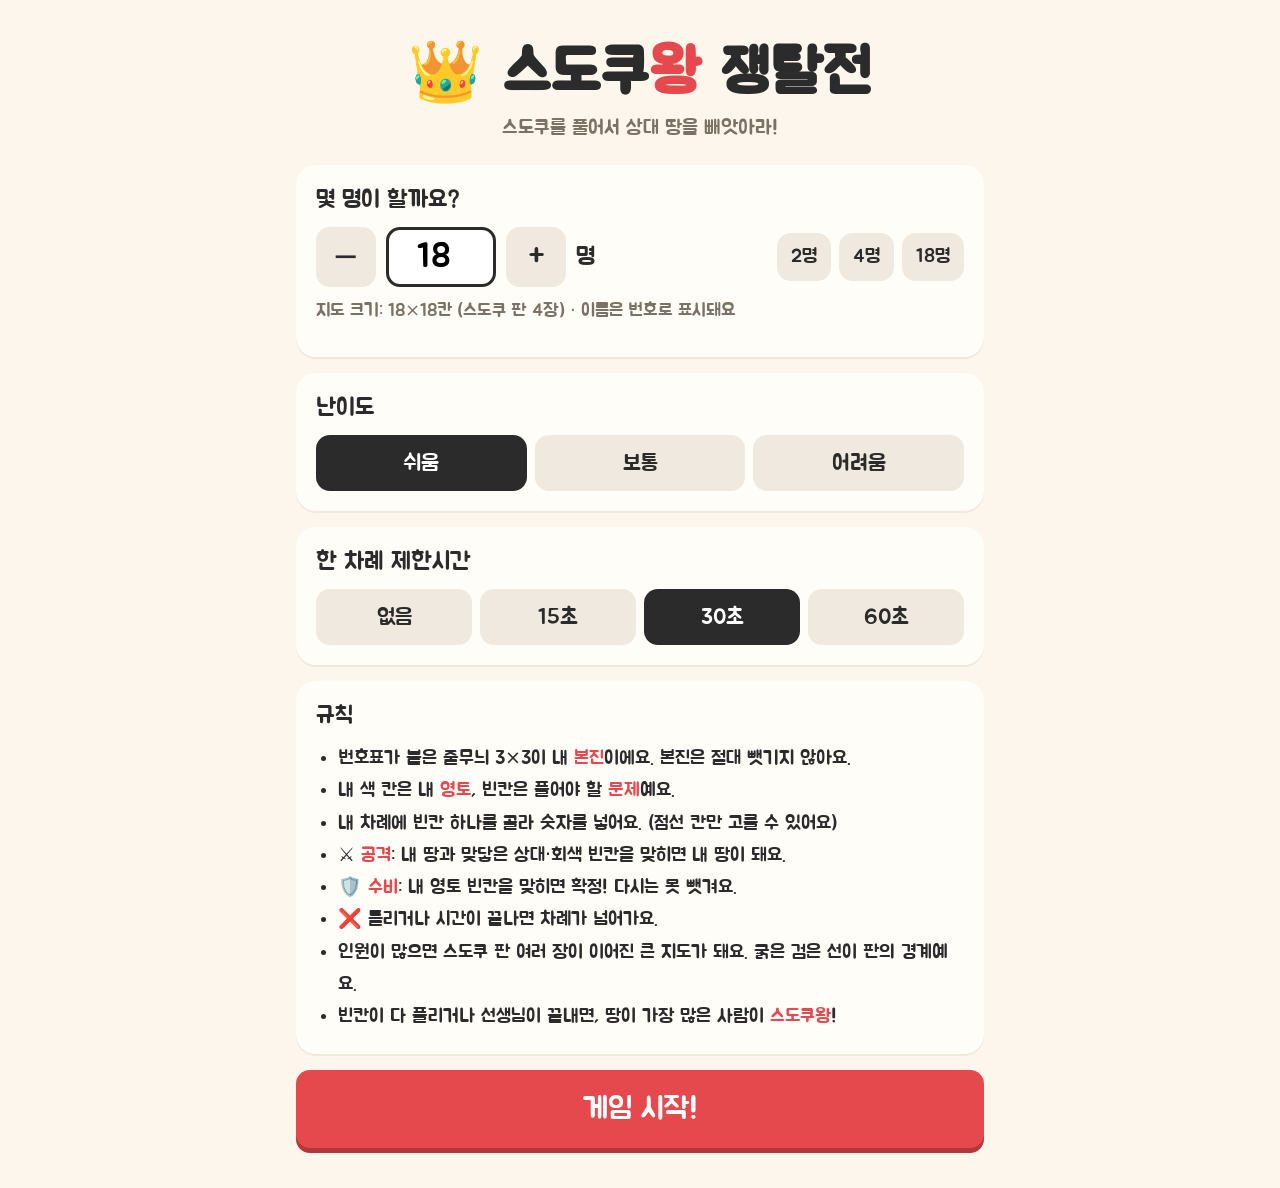
<file: 2026-11-07_스도쿠왕쟁탈전.html>
<!doctype html>
<html lang="ko">
<head>
<meta charset="utf-8">
<meta name="viewport" content="width=device-width,initial-scale=1">
<title>스도쿠왕 쟁탈전</title>
<link rel="preconnect" href="https://fonts.googleapis.com">
<link href="https://fonts.googleapis.com/css2?family=Jua&display=swap" rel="stylesheet">
<style>
  :root{
    --bg:#fdf6ec; --ink:#2b2b2b; --muted:#7a7266; --card:#fffdf8; --line:#c9c2b6; --thick:#3a342c;
    --neutral:#ece8df; --radius:14px;
  }
  *{box-sizing:border-box}
  body{margin:0;font-family:'Jua',system-ui,'Malgun Gothic',sans-serif;background:var(--bg);color:var(--ink);min-height:100vh}
  button{font-family:inherit;cursor:pointer;border:none;border-radius:var(--radius)}
  [hidden]{display:none!important}
  .dot{display:inline-block;width:20px;height:20px;border-radius:50%;flex-shrink:0;vertical-align:-3px}

  /* ---------- 시작 화면 ---------- */
  #setup{max-width:720px;margin:0 auto;padding:28px 16px 40px}
  h1{font-size:clamp(36px,7vw,60px);text-align:center;margin:8px 0 4px;letter-spacing:1px}
  h1 span{color:#e5484d}
  .sub{text-align:center;color:var(--muted);font-size:20px;margin:0 0 24px}
  .card{background:var(--card);border-radius:20px;padding:20px;margin-bottom:16px;box-shadow:0 2px 0 rgba(0,0,0,.06)}
  .card h2{margin:0 0 12px;font-size:24px;font-weight:normal}
  .seg{display:flex;gap:8px;flex-wrap:wrap}
  .seg button{flex:1;min-width:90px;padding:14px 10px;font-size:22px;background:#efe9df;color:var(--ink)}
  .seg button.on{background:var(--ink);color:#fff}
  .count{display:flex;align-items:center;gap:10px;flex-wrap:wrap}
  .count .step{width:60px;height:60px;font-size:32px;background:#efe9df;color:var(--ink)}
  .count input{width:110px;height:60px;font-family:inherit;font-size:34px;text-align:center;border:3px solid var(--ink);border-radius:var(--radius);background:#fff}
  .count .unit{font-size:24px}
  .count .quick{display:flex;gap:8px;margin-left:auto}
  .count .quick button{padding:12px 14px;font-size:19px;background:#efe9df;color:var(--ink)}
  .info{margin:12px 0 0;color:var(--muted);font-size:18px}
  .names{display:grid;grid-template-columns:repeat(auto-fit,minmax(150px,1fr));gap:10px;margin-top:14px}
  .names label{display:flex;align-items:center;gap:8px;padding:8px 10px;border-radius:12px;font-size:18px}
  .names input{flex:1;min-width:0;font-family:inherit;font-size:20px;border:2px solid transparent;border-radius:10px;padding:8px;background:#fff}
  .rules{margin:0;padding-left:22px;font-size:19px;line-height:1.7}
  .rules b{color:#e5484d;font-weight:normal}
  .start{display:block;width:100%;padding:20px;font-size:30px;background:#e5484d;color:#fff;box-shadow:0 5px 0 #b3363a}
  .start:active{transform:translateY(3px);box-shadow:0 2px 0 #b3363a}
  .loading{text-align:center;font-size:22px;color:var(--muted);margin-top:12px}

  /* ---------- 게임 화면 ---------- */
  #game{display:flex;gap:20px;padding:14px;justify-content:center;align-items:center;min-height:100vh}
  .board{--k:1;--bw:3px;display:grid;width:min(94vh,62vw);aspect-ratio:1;border:4px solid var(--thick);border-radius:10px;overflow:hidden;background:var(--thick);container-type:inline-size;flex-shrink:0}
  .cell{display:flex;align-items:center;justify-content:center;font-size:calc(7cqw / var(--k));background:var(--neutral);border-right:1px solid var(--line);border-bottom:1px solid var(--line);position:relative;user-select:none;transition:background .25s;min-width:0;min-height:0}
  .cell.br{border-right:var(--bw) solid var(--thick)}
  .cell.bb{border-bottom:var(--bw) solid var(--thick)}
  .cell.br9{border-right:5px solid #000}
  .cell.bb9{border-bottom:5px solid #000}
  .cell.given{color:#3a342c}
  .cell.solved{color:var(--pc)}
  .cell.base::after{content:'';position:absolute;inset:0;background:repeating-linear-gradient(45deg,rgba(255,255,255,0) 0 6px,rgba(255,255,255,.35) 6px 9px);pointer-events:none}
  .tag{position:absolute;top:1px;left:1px;z-index:3;font-size:max(10px,calc(2.6cqw / var(--k)));line-height:1.25;padding:0 .3em;border-radius:.4em;background:var(--pc);color:#fff;pointer-events:none}
  .cell.legal{cursor:pointer}
  .cell.legal::before{content:'';position:absolute;inset:8%;border:max(2px,calc(.5cqw / var(--k))) dashed var(--cur);border-radius:20%;opacity:.8}
  .cell.legal:hover::before{opacity:1;background:rgba(255,255,255,.45)}
  .cell.sel::before{content:'';position:absolute;inset:4%;border:max(3px,calc(.9cqw / var(--k))) solid var(--cur);border-radius:20%;background:rgba(255,255,255,.6);animation:pulse 1s infinite}
  @keyframes pulse{50%{transform:scale(.9)}}
  .cell.pop{animation:pop .5s}
  @keyframes pop{0%{transform:scale(1)}40%{transform:scale(1.35);z-index:4}100%{transform:scale(1)}}
  .cell.wrong{animation:shake .45s;background:#ffb3b3!important}
  @keyframes shake{20%,60%{transform:translateX(-5px)}40%,80%{transform:translateX(5px)}}

  .side{width:min(420px,34vw);display:flex;flex-direction:column;gap:12px}
  .turn{border-radius:18px;padding:12px 18px;color:#fff;background:var(--cur);font-size:30px;text-align:center}
  .turn small{display:block;font-size:17px;opacity:.95}
  .timer{height:12px;background:rgba(255,255,255,.35);border-radius:6px;margin-top:8px;overflow:hidden}
  .timer i{display:block;height:100%;background:#fff;width:100%}
  .scores{background:var(--card);border-radius:18px;padding:10px;display:grid;grid-template-columns:repeat(auto-fill,minmax(104px,1fr));gap:6px;max-height:30vh;overflow:auto}
  .chip{display:flex;align-items:center;gap:6px;font-size:18px;padding:5px 8px;border-radius:10px;background:#f5efe5;border:3px solid transparent;white-space:nowrap;overflow:hidden}
  .chip .dot{width:14px;height:14px}
  .chip .nm{flex:1;overflow:hidden;text-overflow:ellipsis}
  .chip.now{border-color:var(--cur);background:#fff}
  .pad{display:grid;grid-template-columns:repeat(3,1fr);gap:10px}
  .pad button{aspect-ratio:1.7;font-size:clamp(26px,3.2vw,40px);background:#fff;color:var(--ink);box-shadow:0 4px 0 #d8d0c3}
  .pad button:active{transform:translateY(3px);box-shadow:0 1px 0 #d8d0c3}
  .pad.off button{opacity:.35;pointer-events:none}
  .hint{text-align:center;font-size:19px;color:var(--muted);min-height:26px;margin:0}
  .row{display:flex;gap:8px}
  .row button{flex:1;padding:12px 6px;font-size:18px;background:#efe9df;color:var(--ink)}
  .left{font-size:18px;color:var(--muted);text-align:center}

  .toast{position:fixed;left:50%;top:22px;transform:translateX(-50%) translateY(calc(-100% - 40px));background:var(--ink);color:#fff;font-size:26px;padding:14px 26px;border-radius:999px;transition:transform .3s;z-index:20;max-width:92vw;text-align:center}
  .toast.show{transform:translateX(-50%) translateY(0)}

  /* ---------- 끝 화면 ---------- */
  #end{position:fixed;inset:0;background:rgba(40,34,26,.6);display:flex;align-items:center;justify-content:center;z-index:30;padding:16px}
  .endbox{background:var(--card);border-radius:24px;padding:24px 22px;width:min(560px,100%);max-height:94vh;display:flex;flex-direction:column;text-align:center}
  .crown{font-size:72px;line-height:1;animation:bounce 1.2s infinite}
  @keyframes bounce{50%{transform:translateY(-10px)}}
  .endbox h2{font-size:34px;margin:6px 0 14px;font-weight:normal}
  #ranks{overflow:auto;min-height:0}
  .rank{display:flex;align-items:center;gap:12px;font-size:22px;padding:8px 14px;border-radius:14px;margin-bottom:6px;background:#f5efe5;text-align:left}
  .rank b{font-weight:normal;width:44px}
  .rank span.nm{flex:1}
  .endbox .start{margin-top:14px;font-size:26px;padding:16px;flex-shrink:0}

  @media (max-width:900px), (orientation:portrait){
    #game{flex-direction:column;justify-content:flex-start}
    .board{width:min(96vw,62vh)}
    .side{width:min(96vw,620px)}
    .pad{grid-template-columns:repeat(9,1fr);gap:6px}
    .pad button{aspect-ratio:auto;padding:12px 0;font-size:26px}
  }
</style>
</head>
<body>

<div id="setup">
  <h1>👑 스도쿠<span>왕</span> 쟁탈전</h1>
  <p class="sub">스도쿠를 풀어서 상대 땅을 빼앗아라!</p>

  <div class="card">
    <h2>몇 명이 할까요?</h2>
    <div class="count">
      <button class="step" id="minus">−</button>
      <input id="nInput" type="number" min="2" max="100" value="18" inputmode="numeric">
      <button class="step" id="plus">+</button>
      <span class="unit">명</span>
      <div class="quick"><button data-v="2">2명</button><button data-v="4">4명</button><button data-v="18">18명</button></div>
    </div>
    <p class="info" id="mapInfo"></p>
    <div class="names" id="names"></div>
  </div>

  <div class="card">
    <h2>난이도</h2>
    <div class="seg" id="segDiff">
      <button data-v="easy" class="on">쉬움</button><button data-v="normal">보통</button><button data-v="hard">어려움</button>
    </div>
  </div>

  <div class="card">
    <h2>한 차례 제한시간</h2>
    <div class="seg" id="segTime">
      <button data-v="0">없음</button><button data-v="15">15초</button><button data-v="30" class="on">30초</button><button data-v="60">60초</button>
    </div>
  </div>

  <div class="card">
    <h2>규칙</h2>
    <ul class="rules">
      <li>번호표가 붙은 줄무늬 3×3이 내 <b>본진</b>이에요. 본진은 절대 뺏기지 않아요.</li>
      <li>내 색 칸은 내 <b>영토</b>, 빈칸은 풀어야 할 <b>문제</b>예요.</li>
      <li>내 차례에 빈칸 하나를 골라 숫자를 넣어요. (점선 칸만 고를 수 있어요)</li>
      <li>⚔️ <b>공격</b>: 내 땅과 맞닿은 상대·회색 빈칸을 맞히면 내 땅이 돼요.</li>
      <li>🛡️ <b>수비</b>: 내 영토 빈칸을 맞히면 확정! 다시는 못 뺏겨요.</li>
      <li>❌ 틀리거나 시간이 끝나면 차례가 넘어가요.</li>
      <li>인원이 많으면 스도쿠 판 여러 장이 이어진 큰 지도가 돼요. 굵은 검은 선이 판의 경계예요.</li>
      <li>빈칸이 다 풀리거나 선생님이 끝내면, 땅이 가장 많은 사람이 <b>스도쿠왕</b>!</li>
    </ul>
  </div>

  <button class="start" id="btnStart">게임 시작!</button>
  <p class="loading" id="loading" hidden>문제를 만드는 중이에요…</p>
</div>

<div id="game" hidden>
  <div class="board" id="board"></div>
  <div class="side">
    <div class="turn" id="turn"><span id="turnName"></span><small id="turnSub"></small><div class="timer" id="timerWrap"><i id="timerBar"></i></div></div>
    <p class="hint" id="hint"></p>
    <div class="pad off" id="pad"></div>
    <div class="scores" id="scores"></div>
    <div class="left" id="left"></div>
    <div class="row">
      <button id="btnPass">차례 넘기기</button>
      <button id="btnStop">여기서 끝내기</button>
      <button id="btnQuit">처음으로</button>
    </div>
  </div>
</div>

<div id="end" hidden>
  <div class="endbox">
    <div class="crown">👑</div>
    <h2 id="endTitle"></h2>
    <div id="ranks"></div>
    <button class="start" id="btnAgain">다시 하기</button>
  </div>
</div>

<div class="toast" id="toast"></div>

<script>
/* ===== 기본 설정 ===== */
const MIN_N = 2, MAX_N = 100;
// 4명까지는 잘 구별되는 기본 4색, 그 이상은 색상환을 고르게 나눠 자동으로 만든다
const BASIC = [
  {main:'#e5484d', tint:'#fbd5d5', base:'#f29a9c'},
  {main:'#3b82f6', tint:'#d3e3fd', base:'#93b8f7'},
  {main:'#16a34a', tint:'#cdeed8', base:'#86cf9f'},
  {main:'#f59e0b', tint:'#fde6bd', base:'#f7c562'},
];
function makeColors(n){
  if(n<=4) return BASIC.slice(0,n);
  return Array.from({length:n},(_,p)=>{
    const h = Math.round((p*137.508 + 8) % 360);
    const l = p%2 ? 38 : 46; // 이웃 번호끼리 밝기도 살짝 다르게
    return {main:`hsl(${h} 70% ${l}%)`, tint:`hsl(${h} 80% 89%)`, base:`hsl(${h} 70% 73%)`};
  });
}
// 본진 밖에 미리 보여 줄 숫자 비율 (정답이 하나뿐이 되도록 이보다 많아질 수 있음)
const KEEP = {easy:0.45, normal:0.32, hard:0.2};

const cfg = {n:18, diff:'easy', time:30, names:[]};
let S = null;      // 게임 상태
let timerId = null;
const $ = id => document.getElementById(id);
const nm = p => cfg.names[p] || `${p+1}번`;

// 인원에 맞는 지도 크기: 9×9 판을 K×K장 이어 붙임. 3×3 칸 수가 인원의 2배 이상이 되게.
const blocksFor = n => { let k=1; while((3*k)*(3*k) < 2*n) k++; return k; };

/* ===== 시작 화면 ===== */
function setN(v){
  v = Math.max(MIN_N, Math.min(MAX_N, Math.round(Number(v)||MIN_N)));
  cfg.n = v; $('nInput').value = v;
  const k = blocksFor(v);
  $('mapInfo').textContent = `지도 크기: ${9*k}×${9*k}칸 (스도쿠 판 ${k*k}장)` + (v>8 ? ' · 이름은 번호로 표시돼요' : '');
  drawNames();
}
$('minus').onclick = ()=>setN(cfg.n-1);
$('plus').onclick  = ()=>setN(cfg.n+1);
$('nInput').addEventListener('change', e=>setN(e.target.value));
document.querySelector('.quick').addEventListener('click', e=>{ const b=e.target.closest('button'); if(b) setN(b.dataset.v); });

function seg(id, key, cast){
  $(id).addEventListener('click', e=>{
    const b = e.target.closest('button'); if(!b) return;
    [...$(id).children].forEach(x=>x.classList.toggle('on', x===b));
    cfg[key] = cast(b.dataset.v);
  });
}
seg('segDiff','diff',String); seg('segTime','time',Number);

// 8명 이하일 때만 이름을 바꿀 수 있게 (많으면 번호로)
function drawNames(){
  $('names').innerHTML = '';
  if(cfg.n>8){ cfg.names=[]; return; }
  const cols = makeColors(cfg.n);
  for(let p=0;p<cfg.n;p++){
    const lab = document.createElement('label');
    lab.style.background = cols[p].tint;
    lab.innerHTML = `<span class="dot" style="background:${cols[p].main}"></span>`;
    const inp = document.createElement('input');
    inp.value = cfg.names[p] || `${p+1}번`; inp.maxLength = 8;
    cfg.names[p] = inp.value;
    inp.addEventListener('input', ()=>cfg.names[p] = inp.value.trim() || `${p+1}번`);
    lab.appendChild(inp);
    $('names').appendChild(lab);
  }
}
setN(cfg.n);

$('btnStart').onclick = ()=>{
  $('loading').hidden = false; $('btnStart').disabled = true;
  setTimeout(()=>{ newGame(); $('loading').hidden = true; $('btnStart').disabled = false; }, 30);
};
$('btnAgain').onclick = ()=>{ $('end').hidden = true; $('game').hidden = true; $('setup').hidden = false; };
$('btnQuit').onclick = ()=>{
  if(!confirm('게임을 그만두고 처음 화면으로 갈까요?')) return;
  stopTimer(); $('game').hidden = true; $('setup').hidden = false;
};
$('btnStop').onclick = ()=>{ if(S && !S.over && confirm('지금 땅 개수로 스도쿠왕을 정할까요?')) finish(); };
$('btnPass').onclick = ()=>{ if(S && !S.over){ toast(`⏭️ ${nm(S.cur)} 차례를 넘겼어요`); nextTurn(); } };

/* ===== 스도쿠 한 판(9×9) 만들기 ===== */
function candMask(g, i){
  const r=Math.floor(i/9), c=i%9; let used = 0;
  for(let k=0;k<9;k++){ used |= 1<<g[r*9+k]; used |= 1<<g[k*9+c]; }
  const br=r-r%3, bc=c-c%3;
  for(let a=0;a<3;a++) for(let b=0;b<3;b++) used |= 1<<g[(br+a)*9+bc+b];
  return (~used) & 0x3FE;
}
function shuffle(a){ for(let i=a.length-1;i>0;i--){ const j=Math.floor(Math.random()*(i+1)); [a[i],a[j]]=[a[j],a[i]]; } return a; }
function fillFull(g){
  const i = g.indexOf(0); if(i<0) return true;
  const m = candMask(g,i);
  for(const d of shuffle([1,2,3,4,5,6,7,8,9])){
    if(m & (1<<d)){ g[i]=d; if(fillFull(g)) return true; }
  }
  g[i]=0; return false;
}
// 답의 개수를 셈 (2개가 되면 멈춤)
function countSol(g){
  let best=-1, bestM=0, bestCnt=10;
  for(let i=0;i<81;i++){
    if(g[i]) continue;
    const m = candMask(g,i); let cnt=0;
    for(let d=1;d<=9;d++) if(m&(1<<d)) cnt++;
    if(cnt===0) return 0;
    if(cnt<bestCnt){ best=i; bestM=m; bestCnt=cnt; if(cnt===1) break; }
  }
  if(best<0) return 1;
  let total=0;
  for(let d=1;d<=9;d++){
    if(bestM&(1<<d)){ g[best]=d; total+=countSol(g); if(total>=2) break; }
  }
  g[best]=0; return total;
}
// 한 판 문제 만들기. keepLocal: 꼭 보여 줄 칸(본진). 결과: {sol, puz}
function makePuzzle(keepLocal){
  const sol = new Array(81).fill(0); fillFull(sol);
  const g = sol.slice();
  const others = shuffle([...Array(81).keys()].filter(i=>!keepLocal[i]));
  const target = Math.round(others.length*KEEP[cfg.diff]);
  let shown = others.length;
  for(const i of others){
    if(shown <= target) break;
    const t=g[i]; g[i]=0;
    if(countSol(g.slice())===1) shown--; else g[i]=t;
  }
  return {sol, puz:g};
}

/* ===== 본진 자리 정하기 ===== */
// 3×3 칸들을 체스판처럼 번갈아 고른 후보 중에서, 서로 최대한 멀리 떨어지게 n개를 고른다
function placeBases(n, B){
  const cands = [];
  for(let by=0;by<B;by++) for(let bx=0;bx<B;bx++) if((bx+by)%2===0) cands.push([bx,by]);
  const chosen=[cands[0]], used=new Set([0]);
  const dist=(a,b)=>Math.abs(a[0]-b[0])+Math.abs(a[1]-b[1]);
  while(chosen.length<n){
    let best=-1, bestD=-1, bestSum=-1;
    cands.forEach((c,ci)=>{
      if(used.has(ci)) return;
      let md=1e9, sum=0; for(const s of chosen){ const d=dist(c,s); md=Math.min(md,d); sum+=d; }
      if(md>bestD || (md===bestD && sum>bestSum)){ best=ci; bestD=md; bestSum=sum; }
    });
    used.add(best); chosen.push(cands[best]);
  }
  // 번호는 왼쪽 위부터 읽는 순서대로
  return chosen.sort((a,b)=>a[1]-b[1] || a[0]-b[0]);
}

/* ===== 새 게임 ===== */
function newGame(){
  const n=cfg.n, K=blocksFor(n), B=3*K, W=9*K, C=W*W;
  const colors = makeColors(n);
  const bases = placeBases(n, B);
  const owner = new Array(C).fill(-1), base = new Array(C).fill(false), tagAt = new Map();

  bases.forEach(([bx,by],p)=>{
    for(let a=0;a<3;a++) for(let b=0;b<3;b++){ const i=(by*3+a)*W + bx*3+b; owner[i]=p; base[i]=true; }
    tagAt.set((by*3)*W + bx*3, p);
  });
  // 영토: 가장 가까운 본진 주인 (거리가 같거나 너무 멀면 중립)
  const REACH = 2, dist = new Array(C).fill(0);
  for(let i=0;i<C;i++){
    if(base[i]) continue;
    const r=Math.floor(i/W), c=i%W; let best=1e9, who=-1;
    bases.forEach(([bx,by],p)=>{
      const r0=by*3, c0=bx*3;
      const d = Math.max(0,r0-r,r-(r0+2)) + Math.max(0,c0-c,c-(c0+2));
      if(d<best){ best=d; who=p; } else if(d===best) who=-1;
    });
    // 본진에서 2칸 넘게 떨어진 곳은 중립: 인원이 애매해도 시작 땅이 고르게
    owner[i] = best<=REACH ? who : -1;
    dist[i] = best;
  }
  // 모두 같은 칸 수로 시작: 가장 적은 사람에 맞춰, 많은 사람은 먼 칸부터 중립으로 돌린다
  const mine = Array.from({length:n},()=>[]);
  for(let i=0;i<C;i++) if(owner[i]>=0 && !base[i]) mine[owner[i]].push(i);
  const fair = Math.min(...mine.map(a=>a.length));
  mine.forEach(list=>{
    shuffle(list).sort((a,b)=>dist[b]-dist[a]);
    list.slice(0, list.length-fair).forEach(i=>owner[i]=-1);
  });
  // 9×9 판마다 따로 문제를 만든다
  const sol=new Array(C), shown=new Array(C);
  for(let BY=0;BY<K;BY++) for(let BX=0;BX<K;BX++){
    const g2l = (r,c)=>(BY*9+r)*W + BX*9+c;
    const keep = Array.from({length:81},(_,j)=>base[g2l(Math.floor(j/9), j%9)]);
    const {sol:s, puz} = makePuzzle(keep);
    for(let j=0;j<81;j++){ const i=g2l(Math.floor(j/9), j%9); sol[i]=s[j]; shown[i]=puz[j]!==0; }
  }

  S = { n, K, W, C, colors, sol, owner, base, tagAt, shown, given: shown.slice(),
        cur:0, sel:-1, over:false, stat: Array.from({length:n},()=>({atk:0,def:0,miss:0})) };
  buildBoard(); buildPad();
  $('setup').hidden = true; $('end').hidden = true; $('game').hidden = false;
  startTurn();
}

/* ===== 판 그리기 ===== */
function buildBoard(){
  const bd=$('board'), W=S.W; bd.innerHTML='';
  bd.style.gridTemplateColumns = `repeat(${W},1fr)`;
  bd.style.setProperty('--k', S.K);
  bd.style.setProperty('--bw', S.K===1 ? '3px' : '2px');
  const frag = document.createDocumentFragment();
  for(let i=0;i<S.C;i++){
    const d=document.createElement('div'), r=Math.floor(i/W), c=i%W;
    d.className='cell';
    if(c<W-1){ if(c%9===8) d.classList.add('br9'); else if(c%3===2) d.classList.add('br'); } else d.style.borderRight='none';
    if(r<W-1){ if(r%9===8) d.classList.add('bb9'); else if(r%3===2) d.classList.add('bb'); } else d.style.borderBottom='none';
    d.innerHTML = '<span class="v"></span>';
    if(S.tagAt.has(i)){ const p=S.tagAt.get(i); d.insertAdjacentHTML('beforeend', `<span class="tag" style="--pc:${S.colors[p].main}">${p+1}</span>`); }
    d.onclick = ()=>pick(i);
    frag.appendChild(d);
  }
  bd.appendChild(frag);
}
function buildPad(){
  const pad=$('pad'); pad.innerHTML='';
  for(let d=1;d<=9;d++){ const b=document.createElement('button'); b.textContent=d; b.onclick=()=>answer(d); pad.appendChild(b); }
}

const neighbors = i => { const W=S.W, r=Math.floor(i/W), c=i%W, o=[]; if(r>0)o.push(i-W); if(r<W-1)o.push(i+W); if(c>0)o.push(i-1); if(c<W-1)o.push(i+1); return o; };
function legal(p,i){
  if(S.shown[i]) return false;
  if(S.owner[i]===p) return true;
  return neighbors(i).some(j=>S.owner[j]===p);
}
function hasMove(p){ for(let i=0;i<S.C;i++) if(legal(p,i)) return true; return false; }
const blanks = () => S.shown.filter(x=>!x).length;
const counts = () => { const c=new Array(S.n).fill(0); S.owner.forEach(o=>{ if(o>=0) c[o]++; }); return c; };
const esc = s => String(s).replace(/[&<>"]/g, ch=>({'&':'&amp;','<':'&lt;','>':'&gt;','"':'&quot;'}[ch]));
const dotHtml = p => `<span class="dot" style="background:${S.colors[p].main}"></span>`;

function render(){
  const cells=$('board').children, P=S.colors[S.cur];
  document.documentElement.style.setProperty('--cur', P.main);
  for(let i=0;i<S.C;i++){
    const d=cells[i], o=S.owner[i];
    d.style.background = o<0 ? '' : (S.base[i] ? S.colors[o].base : S.colors[o].tint);
    d.style.setProperty('--pc', o<0 ? '#3a342c' : S.colors[o].main);
    d.firstChild.textContent = S.shown[i] ? S.sol[i] : '';
    d.classList.toggle('base', S.base[i]);
    d.classList.toggle('given', S.given[i]);
    d.classList.toggle('solved', S.shown[i] && !S.given[i]);
    d.classList.toggle('legal', !S.over && i!==S.sel && legal(S.cur,i));
    d.classList.toggle('sel', i===S.sel);
  }
  $('turnName').innerHTML = `${esc(nm(S.cur))} 차례`;
  $('pad').classList.toggle('off', S.sel<0);
  if(S.sel<0) $('hint').textContent = '점선 칸 하나를 골라요';
  else {
    const o=S.owner[S.sel];
    $('hint').textContent = o===S.cur ? '🛡️ 수비! 알맞은 숫자를 눌러요' : (o<0 ? '⚔️ 빈 땅 차지! 숫자를 눌러요' : `⚔️ ${nm(o)} 땅 공격! 숫자를 눌러요`);
  }
  const c = counts();
  $('scores').innerHTML = c.map((v,p)=>`<div class="chip ${p===S.cur?'now':''}" data-p="${p}">${dotHtml(p)}<span class="nm">${esc(nm(p))}</span><span>${v}</span></div>`).join('');
  const now = $('scores').querySelector('.now'); if(now) now.scrollIntoView({block:'nearest'});
  $('left').textContent = `남은 문제 ${blanks()}칸`;
}

/* ===== 차례 진행 ===== */
function startTurn(){
  S.sel=-1;
  $('turnSub').textContent = cfg.time ? '' : '시간 제한 없음';
  render(); startTimer();
}
function nextTurn(){
  stopTimer();
  if(S.over) return;
  if(blanks()===0) return finish();
  for(let k=1;k<=S.n;k++){
    const p=(S.cur+k)%S.n;
    if(hasMove(p)){ S.cur=p; return startTurn(); }
  }
  finish(); // 아무도 둘 곳이 없음
}
function pick(i){
  if(S.over || !legal(S.cur,i)) return;
  S.sel = (S.sel===i) ? -1 : i; render();
}
function answer(d){
  if(S.over || S.sel<0) return;
  const i=S.sel, me=S.cur, prev=S.owner[i], cell=$('board').children[i];
  stopTimer();
  if(d===S.sol[i]){
    S.shown[i]=true; S.owner[i]=me; S.sel=-1;
    if(prev===me){ S.stat[me].def++; toast(`🛡️ 수비 성공! 이 칸은 이제 안전해요`); }
    else if(prev<0){ S.stat[me].atk++; toast(`🚩 ${nm(me)}, 빈 땅을 차지했어요!`); }
    else { S.stat[me].atk++; toast(`⚔️ ${nm(me)}이(가) ${nm(prev)} 땅을 빼앗았어요!`); }
    render(); cell.classList.remove('pop'); void cell.offsetWidth; cell.classList.add('pop');
    setTimeout(nextTurn, 700);
  } else {
    S.stat[me].miss++; S.sel=-1;
    toast(`❌ 틀렸어요! 차례가 넘어가요`);
    cell.classList.remove('wrong'); void cell.offsetWidth; cell.classList.add('wrong');
    render(); setTimeout(()=>{ cell.classList.remove('wrong'); nextTurn(); }, 800);
  }
}

/* ===== 타이머 ===== */
function startTimer(){
  stopTimer();
  $('timerWrap').hidden = !cfg.time;
  if(!cfg.time) return;
  const end = Date.now()+cfg.time*1000;
  timerId = setInterval(()=>{
    const left = end-Date.now();
    $('timerBar').style.width = Math.max(0,left/(cfg.time*1000)*100)+'%';
    $('turnSub').textContent = `남은 시간 ${Math.max(0,Math.ceil(left/1000))}초`;
    if(left<=0){ stopTimer(); toast(`⏰ 시간 끝! 차례가 넘어가요`); nextTurn(); }
  }, 100);
}
function stopTimer(){ if(timerId){ clearInterval(timerId); timerId=null; } }

/* ===== 끝 ===== */
function finish(){
  S.over=true; stopTimer(); render();
  const c=counts();
  const order=[...Array(S.n).keys()].sort((a,b)=>c[b]-c[a] || a-b);
  const top=c[order[0]], kings=order.filter(p=>c[p]===top);
  $('endTitle').textContent = kings.length>1 ? `공동 스도쿠왕: ${kings.map(nm).join(', ')}` : `스도쿠왕은 ${nm(kings[0])}!`;
  let rank=0;
  $('ranks').innerHTML = order.map((p,k)=>{
    if(k===0 || c[p]!==c[order[k-1]]) rank=k+1; // 같은 점수는 같은 등수
    const label = ['','🥇','🥈','🥉'][rank] || `${rank}위`;
    return `<div class="rank"><b>${label}</b>${dotHtml(p)}<span class="nm">${esc(nm(p))}</span><span>${c[p]}칸 · ⚔️${S.stat[p].atk} 🛡️${S.stat[p].def}</span></div>`;
  }).join('');
  setTimeout(()=>{ $('end').hidden=false; $('ranks').scrollTop=0; }, 600);
}

/* ===== 알림 ===== */
let toastT=null;
function toast(msg){
  const t=$('toast'); t.textContent=msg; t.classList.add('show');
  clearTimeout(toastT); toastT=setTimeout(()=>t.classList.remove('show'), 1800);
}

/* ===== 키보드 ===== */
document.addEventListener('keydown', e=>{
  if(!S || S.over || $('game').hidden) return;
  if(/^[1-9]$/.test(e.key)) answer(Number(e.key));
  if(e.key==='Escape'){ S.sel=-1; render(); }
});
</script>
</body>
</html>
</file>
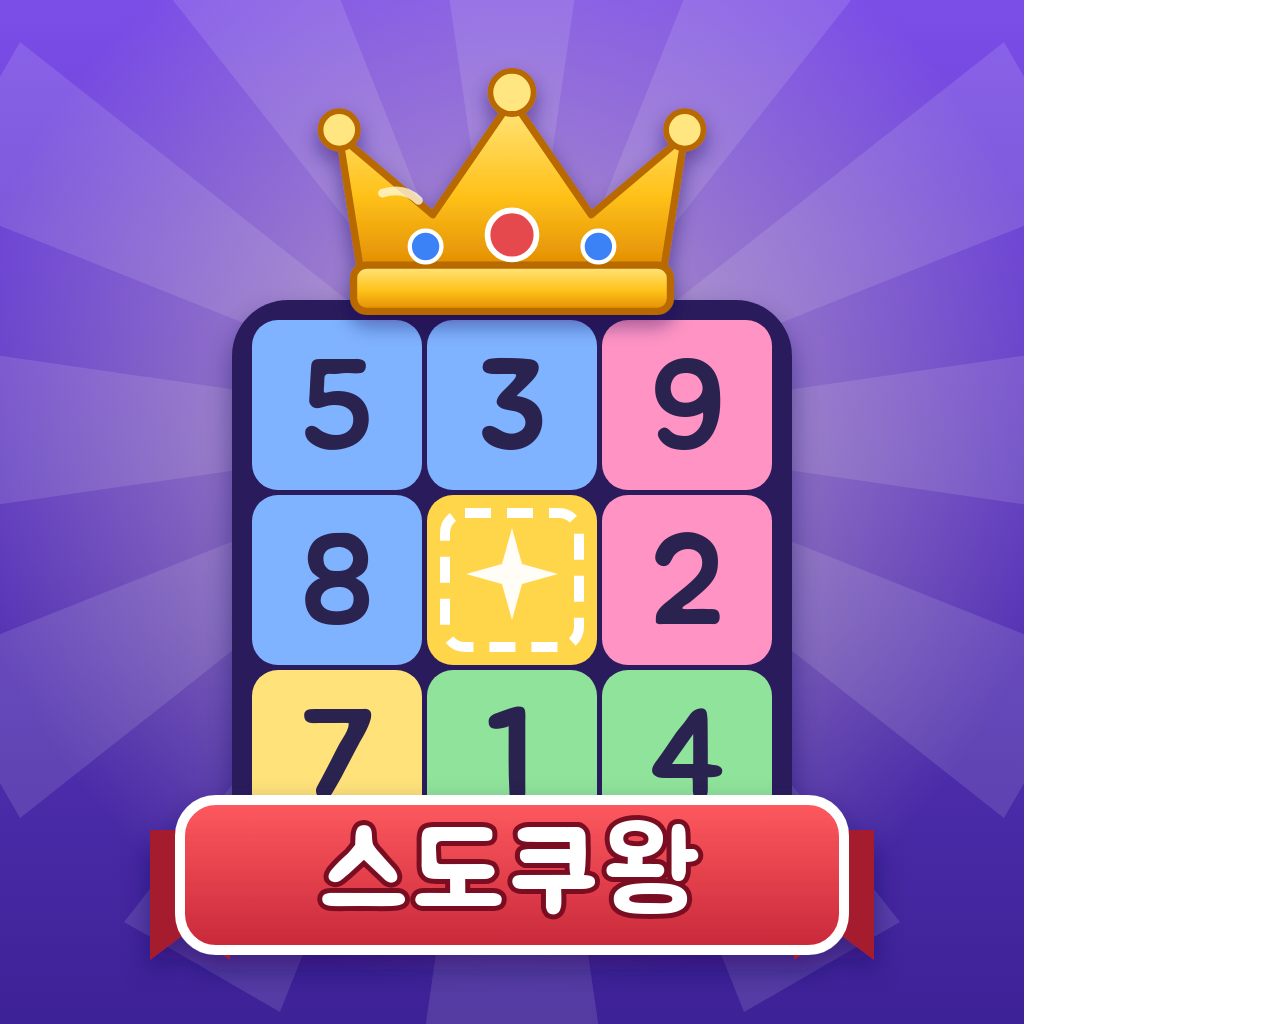
<file: 쌤다이어리/icon.html>
<!doctype html>
<html lang="ko"><head><meta charset="utf-8">
<!-- 스도쿠왕 쟁탈전 아이콘 원본. ?text=0 이면 글자 없는 판. 크롬으로 1024×1024 캡처해서 PNG를 만든다. -->
<link href="https://fonts.googleapis.com/css2?family=Jua&display=block" rel="stylesheet">
<style>
html,body{margin:0;width:1024px;height:1024px;overflow:hidden;background:transparent}
svg{display:block}
</style></head><body>
<svg id="ic" width="1024" height="1024" viewBox="0 0 1024 1024" xmlns="http://www.w3.org/2000/svg">
  <defs>
    <linearGradient id="bg" x1="0" y1="0" x2="0" y2="1"><stop offset="0" stop-color="#7b4ee8"/><stop offset="1" stop-color="#3d2196"/></linearGradient>
    <radialGradient id="glow" cx=".5" cy=".42" r=".55"><stop offset="0" stop-color="#fff3c4" stop-opacity=".55"/><stop offset="1" stop-color="#fff3c4" stop-opacity="0"/></radialGradient>
    <linearGradient id="gold" x1="0" y1="0" x2="0" y2="1"><stop offset="0" stop-color="#ffe680"/><stop offset=".55" stop-color="#ffc21a"/><stop offset="1" stop-color="#e08a00"/></linearGradient>
    <linearGradient id="ribbon" x1="0" y1="0" x2="0" y2="1"><stop offset="0" stop-color="#ff5a5f"/><stop offset="1" stop-color="#c8283a"/></linearGradient>
    <filter id="sh" x="-20%" y="-20%" width="140%" height="140%"><feDropShadow dx="0" dy="14" stdDeviation="14" flood-color="#1a0b4d" flood-opacity=".45"/></filter>
    <clipPath id="rr"><rect width="1024" height="1024" rx="0"/></clipPath>
  </defs>
  <g clip-path="url(#rr)">
    <rect width="1024" height="1024" fill="url(#bg)"/>
    <!-- 빛줄기 -->
    <g opacity=".12" fill="#fff" transform="translate(512 430)">
      <path d="M0 0 L-90 -620 L90 -620Z"/><path d="M0 0 L-90 -620 L90 -620Z" transform="rotate(30)"/><path d="M0 0 L-90 -620 L90 -620Z" transform="rotate(60)"/>
      <path d="M0 0 L-90 -620 L90 -620Z" transform="rotate(90)"/><path d="M0 0 L-90 -620 L90 -620Z" transform="rotate(120)"/><path d="M0 0 L-90 -620 L90 -620Z" transform="rotate(150)"/>
      <path d="M0 0 L-90 -620 L90 -620Z" transform="rotate(180)"/><path d="M0 0 L-90 -620 L90 -620Z" transform="rotate(210)"/><path d="M0 0 L-90 -620 L90 -620Z" transform="rotate(240)"/>
      <path d="M0 0 L-90 -620 L90 -620Z" transform="rotate(270)"/><path d="M0 0 L-90 -620 L90 -620Z" transform="rotate(300)"/><path d="M0 0 L-90 -620 L90 -620Z" transform="rotate(330)"/>
    </g>
    <rect width="1024" height="1024" fill="url(#glow)"/>
  </g>

  <!-- 3×3 땅따먹기 판 -->
  <g id="board" filter="url(#sh)">
    <rect x="232" y="300" width="560" height="560" rx="56" fill="#2b1d5c"/>
    <g font-family="Jua, 'Malgun Gothic', sans-serif" font-size="128" text-anchor="middle" fill="#2b2350">
      <!-- 칸: 180×180, 간격 10 -->
      <rect x="252" y="320" width="170" height="170" rx="26" fill="#7fb2ff"/><text x="337" y="450">5</text>
      <rect x="427" y="320" width="170" height="170" rx="26" fill="#7fb2ff"/><text x="512" y="450">3</text>
      <rect x="602" y="320" width="170" height="170" rx="26" fill="#ff93c4"/><text x="687" y="450">9</text>
      <rect x="252" y="495" width="170" height="170" rx="26" fill="#7fb2ff"/><text x="337" y="625">8</text>
      <rect x="427" y="495" width="170" height="170" rx="26" fill="#ffd54a"/>
      <rect x="445" y="513" width="134" height="134" rx="20" fill="none" stroke="#fff" stroke-width="10" stroke-dasharray="26 16"/>
      <rect x="602" y="495" width="170" height="170" rx="26" fill="#ff93c4"/><text x="687" y="625">2</text>
      <rect x="252" y="670" width="170" height="170" rx="26" fill="#ffe27a"/><text x="337" y="800">7</text>
      <rect x="427" y="670" width="170" height="170" rx="26" fill="#8fe39a"/><text x="512" y="800">1</text>
      <rect x="602" y="670" width="170" height="170" rx="26" fill="#8fe39a"/><text x="687" y="800">4</text>
    </g>
    <!-- 반짝 -->
    <g fill="#fff"><path d="M512 528 l10 36 36 10 -36 10 -10 36 -10 -36 -36 -10 36 -10z" opacity=".95"/></g>
  </g>

  <!-- 왕관 -->
  <g id="crown" filter="url(#sh)" transform="translate(512 222) scale(.72)">
    <path d="M-210 70 L-240 -120 L-110 -10 L0 -170 L110 -10 L240 -120 L210 70 Z" fill="url(#gold)" stroke="#b86a00" stroke-width="10" stroke-linejoin="round"/>
    <rect x="-220" y="60" width="440" height="64" rx="18" fill="url(#gold)" stroke="#b86a00" stroke-width="10"/>
    <circle cx="-240" cy="-128" r="26" fill="#ffe680" stroke="#b86a00" stroke-width="8"/>
    <circle cx="0" cy="-180" r="30" fill="#ffe680" stroke="#b86a00" stroke-width="8"/>
    <circle cx="240" cy="-128" r="26" fill="#ffe680" stroke="#b86a00" stroke-width="8"/>
    <circle cx="0" cy="18" r="34" fill="#e5484d" stroke="#fff" stroke-width="8"/>
    <circle cx="-120" cy="34" r="22" fill="#3b82f6" stroke="#fff" stroke-width="6"/>
    <circle cx="120" cy="34" r="22" fill="#3b82f6" stroke="#fff" stroke-width="6"/>
    <path d="M-180 -40 q30 -10 50 10" stroke="#fff8d6" stroke-width="12" fill="none" stroke-linecap="round" opacity=".8"/>
  </g>

  <!-- 리본 + 글자 -->
  <g id="label" filter="url(#sh)">
    <path d="M150 830 L230 830 L230 960 L190 930 L150 960 Z" fill="#a51f2f"/>
    <path d="M874 830 L794 830 L794 960 L834 930 L874 960 Z" fill="#a51f2f"/>
    <rect x="180" y="800" width="664" height="150" rx="36" fill="url(#ribbon)" stroke="#fff" stroke-width="10"/>
    <text x="512" y="910" text-anchor="middle" font-family="Jua, 'Malgun Gothic', sans-serif" font-size="112" fill="#fff" stroke="#7a1020" stroke-width="10" paint-order="stroke" letter-spacing="6">스도쿠왕</text>
  </g>
</svg>
<script>
  if(new URLSearchParams(location.search).get('text')==='0'){
    document.getElementById('label').remove();
    document.getElementById('board').setAttribute('transform','translate(0 40)');
    document.getElementById('crown').setAttribute("transform","translate(512 258) scale(.72)");
  }
</script>
</body></html>
</file>
